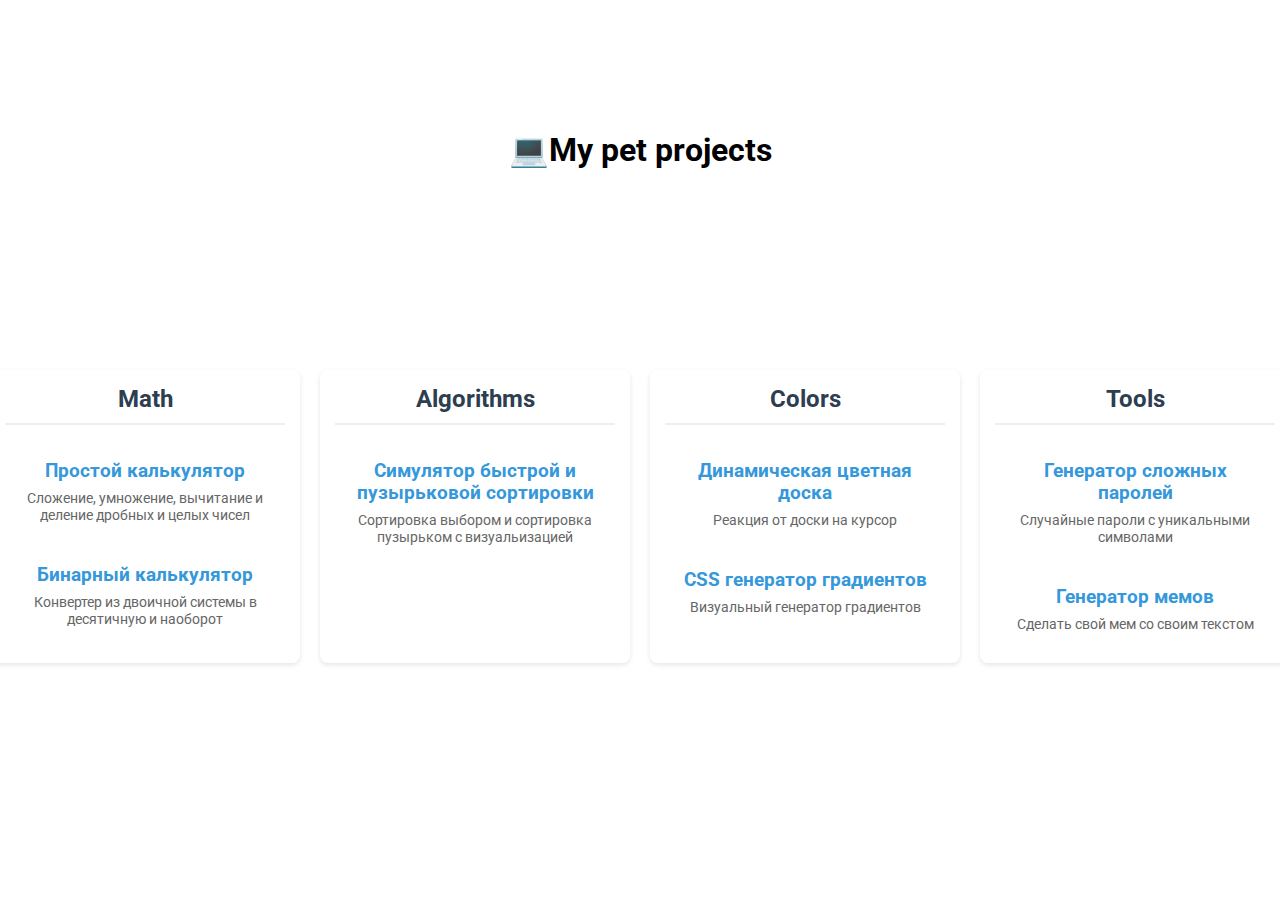
<file: index.html>
<!DOCTYPE html>
<html lang="ru">

<head>
	<meta charset="UTF-8">
	<meta name="viewport" content="width=device-width, initial-scale=1.0">
	<link rel="stylesheet" href="style.css">
	<title>Pet projects collection</title>
</head>

<body>

	<div class="header">
		<h1>💻My pet projects</h1>
	</div>

	<div class="projects" id="projects">

	</div>

	<script src="script.js"></script>
</body>

</html>
</file>
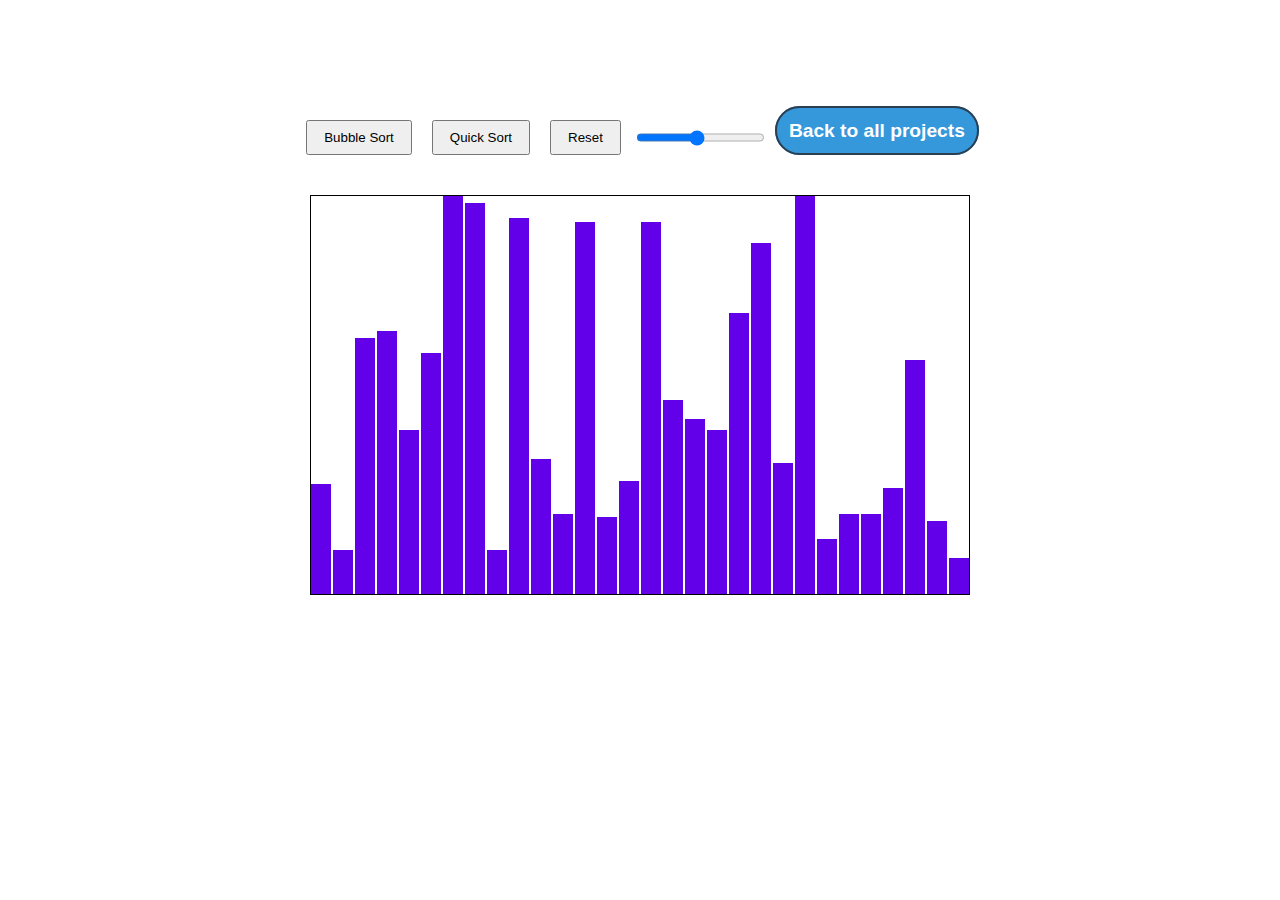
<file: algorithms/sorting_visualizer/index.html>
<!DOCTYPE html>
<html lang="ru">

<head>
	<meta charset="UTF-8">
	<meta name="viewport" content="width=device-width, initial-scale=1.0">
	<link rel="stylesheet" href="style.css">
	<title>Визуализатор сортировок</title>
</head>

<body>

	<div class="controls">
		<button onclick="startBubbleSort()">Bubble Sort</button>
		<button onclick="startQuickSort()">Quick Sort</button>
		<button onclick="reset()">Reset</button>
		<input type="range" id="speed" min="5" max="100" value="50">
		<div class="back">
			<a class="back-btn" href="../../index.html">Back to all projects</a>
		</div>
	</div>
	<div id="array-container" class="container"></div>

	<script src="app.js"></script>
</body>

</html>
</file>
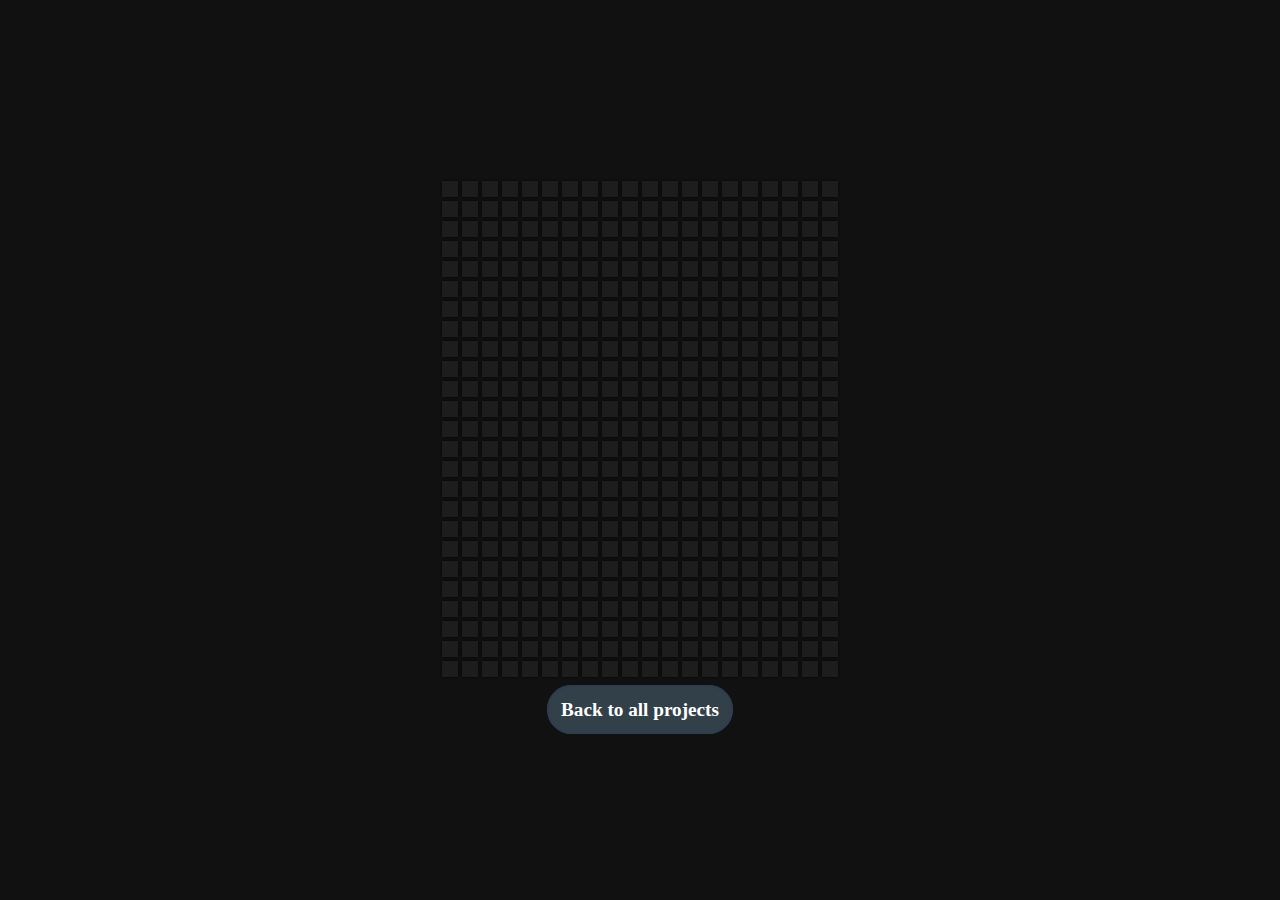
<file: color/color_board/index.html>
<!DOCTYPE html>
<html lang="ru">

<head>
	<meta charset="UTF-8" />
	<meta name="viewport" content="width=device-width, initial-scale=1.0" />
	<link rel="stylesheet" href="style.css" />
	<title>Динамическая цветная доска</title>
</head>

<body>
	
	<div class="container" id="board"></div>
	<div class="back">
			<a class="back-btn" href="../../index.html">Back to all projects</a>
	</div>

	<script src="app.js"></script>
</body>

</html>
</file>
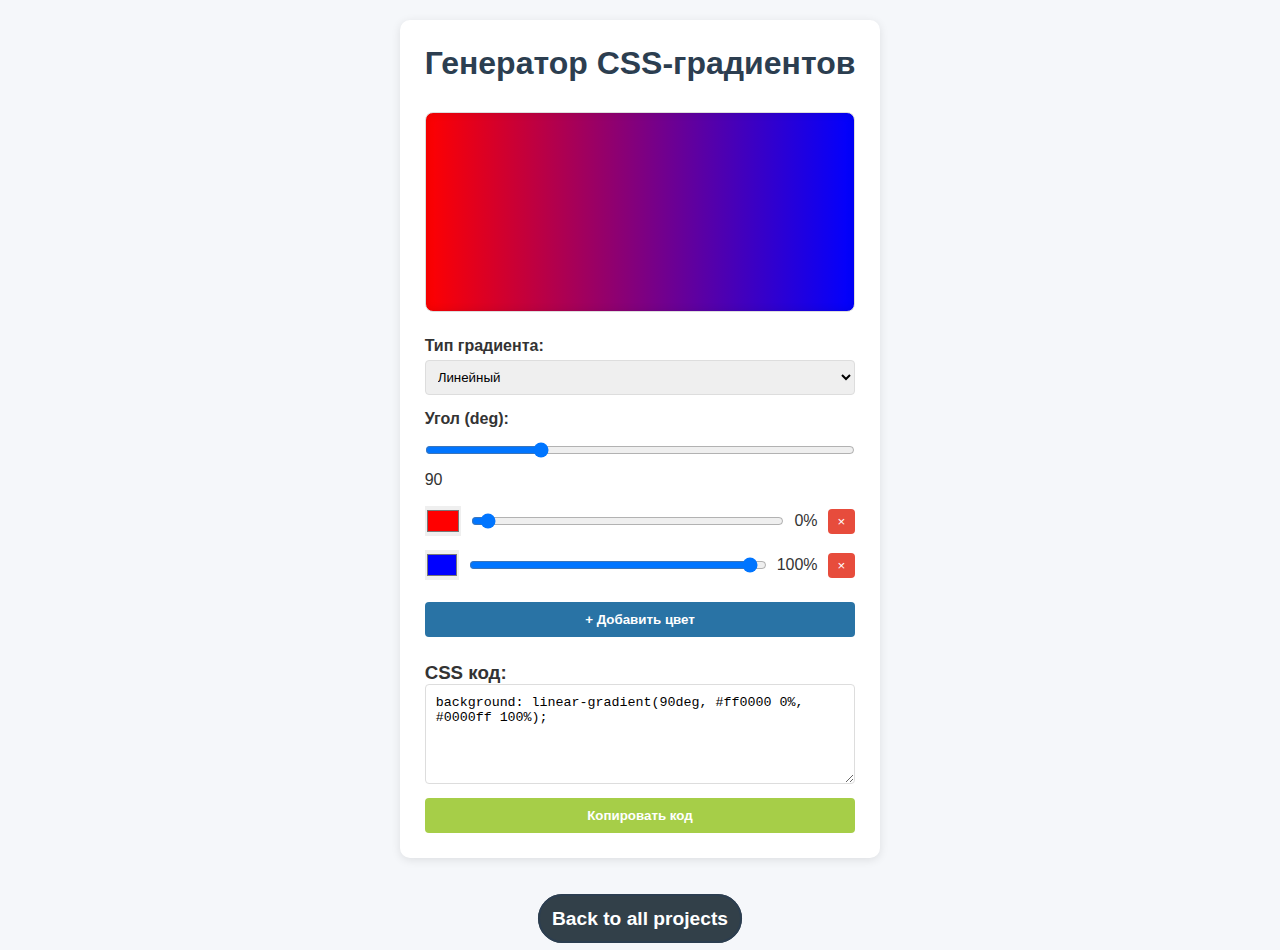
<file: color/css_gradient_generator/index.html>
<!DOCTYPE html>
<html lang="ru">
<head>
    <meta charset="UTF-8">
    <meta name="viewport" content="width=device-width, initial-scale=1.0">
    <title>Генератор CSS-градиентов</title>
    <link rel="stylesheet" href="style.css">
</head>
<body>
    <div class="container">
        <h1>Генератор CSS-градиентов</h1>
        
        <div class="gradient-preview" id="gradientPreview"></div>
        
        <div class="controls">
            <div class="control-group">
                <label for="gradientType">Тип градиента:</label>
                <select id="gradientType">
                    <option value="linear">Линейный</option>
                    <option value="radial">Радиальный</option>
                </select>
            </div>
            
            <div class="control-group">
                <label for="angle">Угол (deg):</label>
                <input type="range" id="angle" min="0" max="360" value="90">
                <span id="angleValue">90</span>
            </div>
            
            <div class="color-stops" id="colorStops">
            </div>
            
            <button id="addColor">+ Добавить цвет</button>
        </div>
        
        <div class="output">
            <h3>CSS код:</h3>
            <textarea id="cssCode" readonly></textarea>
            <button id="copyCode">Копировать код</button>
        </div>
    </div>

    <div class="back">
			<a class="back-btn" href="../../index.html">Back to all projects</a>
	</div>

    <script src="app.js"></script>
</body>
</html>
</file>
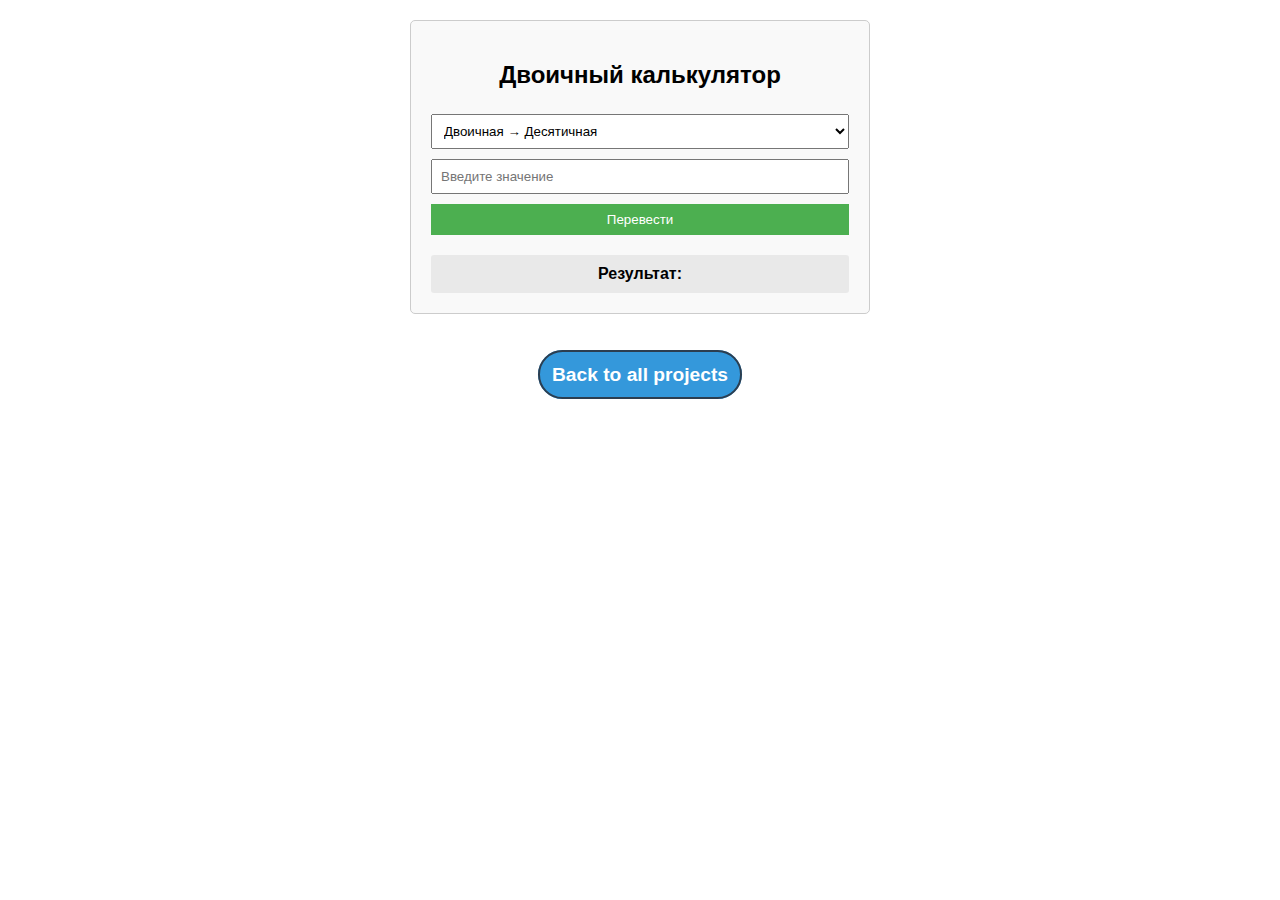
<file: math/binary_decimal_converter/index.html>
<!DOCTYPE html>
<html lang="ru">

<head>
	<meta charset="UTF-8">
	<meta name="viewport" content="width=device-width, initial-scale=1.0">
	<link rel="stylesheet" href="style.css">
	<title>Калькулятор двоичной системы счисления</title>
</head>

<body>

	<div class="calculator">
		<h2>Двоичный калькулятор</h2>

		<select id="conversionType">
			<option value="binToDec">Двоичная → Десятичная</option>
			<option value="decToBin">Десятичная → Двоичная</option>
		</select>

		<input type="text" id="inputValue" placeholder="Введите значение">

		<button onclick="calculate()">Перевести</button>

		<div class="result">
			<strong>Результат:</strong>
			<div id="result"></div>
		</div>
	</div>

	<div class="back">
		<a class="back-btn" href="../../index.html">Back to all projects</a>
	</div>

	<script src="app.js"></script>
</body>

</html>
</file>
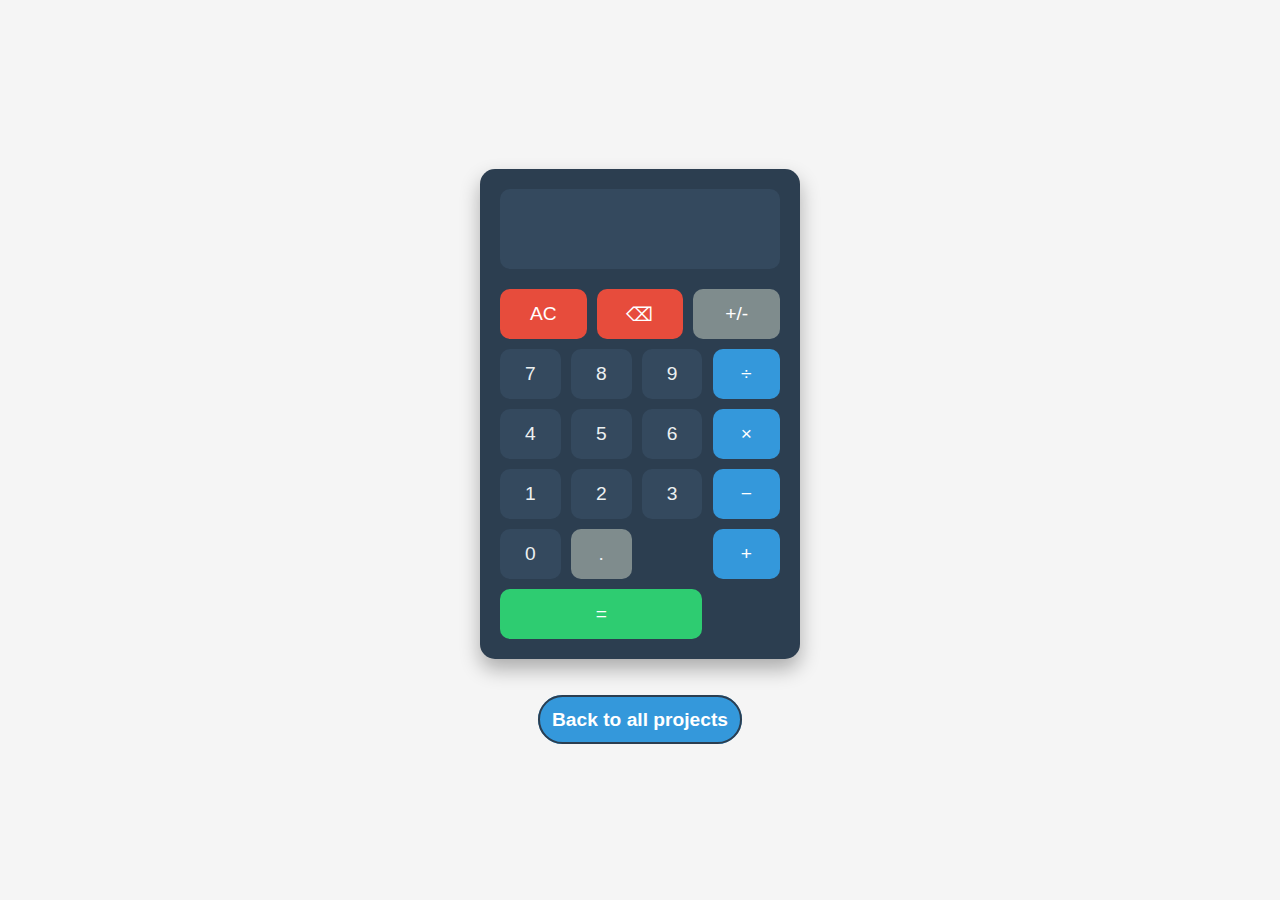
<file: math/default_calculator/index.html>
<!DOCTYPE html>
<html lang="ru">
<head>
    <meta charset="UTF-8">
    <meta name="viewport" content="width=device-width, initial-scale=1.0">
    <link rel="stylesheet" href="style.css">
    <title>Default calculator</title>
</head>
<body>
    
    <div class="calculator">
        <div id="display" class="display"></div>
        <div class="buttons">
            
            <div class="controls">
                <button id="clearAll" class="control-btn">AC</button>
                <button id="deleteLast" class="control-btn">⌫</button>
                <button id="signChanger" class="control-btn">+/-</button>
            </div>
            
            <div class="numbers">
                <button role="number" class="number-btn">7</button>
                <button role="number" class="number-btn">8</button>
                <button role="number" class="number-btn">9</button>
                <button role="number" class="number-btn">4</button>
                <button role="number" class="number-btn">5</button>
                <button role="number" class="number-btn">6</button>
                <button role="number" class="number-btn">1</button>
                <button role="number" class="number-btn">2</button>
                <button role="number" class="number-btn">3</button>
                <button role="number" class="number-btn">0</button>
                <button id="comma" class="number-btn">.</button>
                <button id="calculate" class="equals-btn">=</button>
            </div>
            
            <div class="operators">
                <button id="division" class="operator-btn">÷</button>
                <button id="multiplication" class="operator-btn">×</button>
                <button id="subtraction" class="operator-btn">−</button>
                <button id="addition" class="operator-btn">+</button>
            </div>
        
        </div>
    </div>

    <div class="back">
        <a class="back-btn" href="../../index.html">Back to all projects</a>
    </div>

    <script src="app.js"></script>
</body>
</html>
</file>
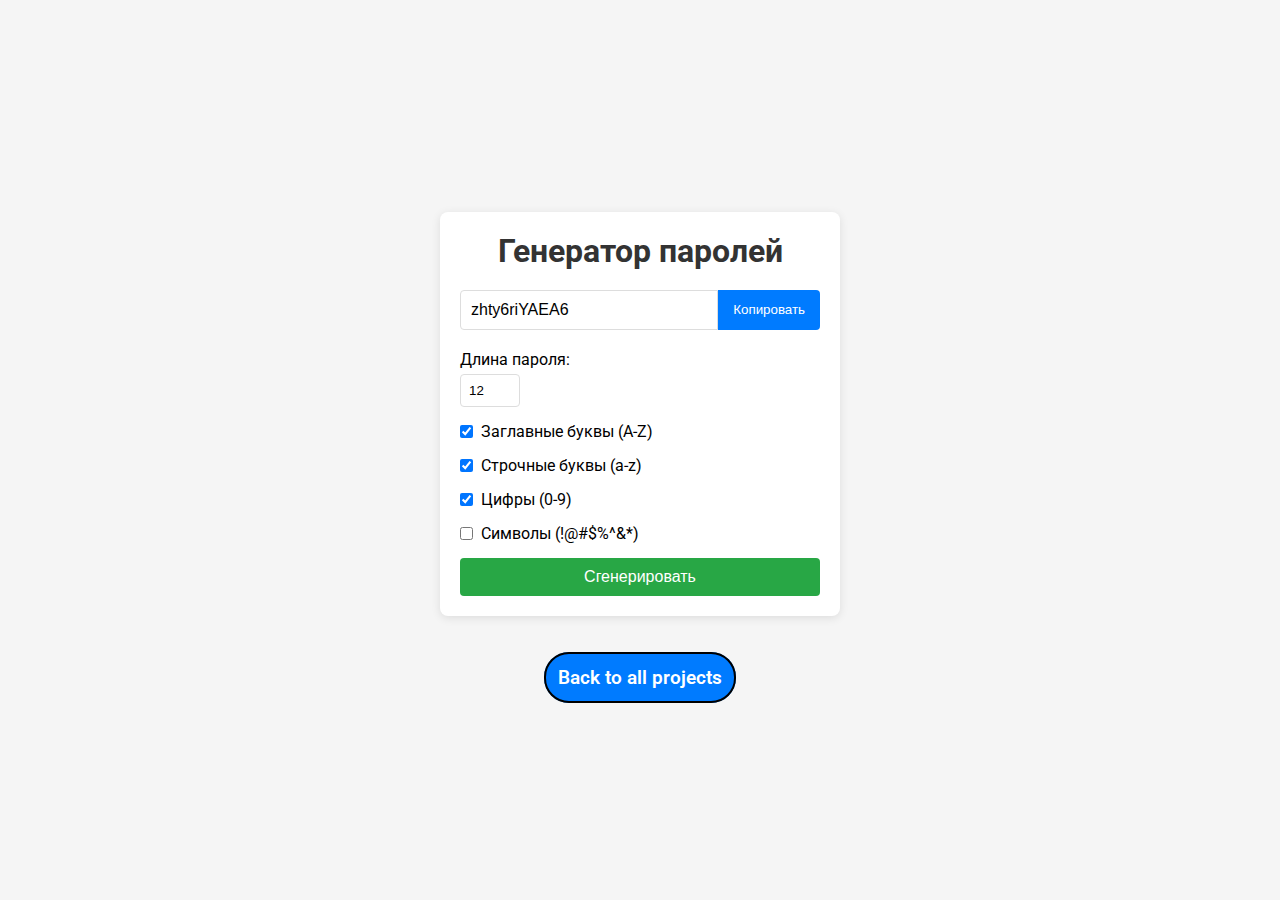
<file: tools/password_generator/index.html>
<!DOCTYPE html>
<html lang="ru">
<head>
    <meta charset="UTF-8">
    <meta name="viewport" content="width=device-width, initial-scale=1.0">
    <title>Генератор паролей</title>
    <link rel="stylesheet" href="style.css">
</head>
<body>
    <div class="container">
        <h1>Генератор паролей</h1>
        
        <div class="password-display">
            <input type="text" id="password" readonly>
            <button id="copy-btn">Копировать</button>
        </div>
        
        <div class="controls">
            <div class="control-group">
                <label for="length">Длина пароля:</label>
                <input type="number" id="length" min="4" max="64" value="12">
            </div>
            <div class="control-group">
                <label><input type="checkbox" id="uppercase" checked> Заглавные буквы (A-Z)</label>
            </div>
            <div class="control-group">
                <label><input type="checkbox" id="lowercase" checked> Строчные буквы (a-z)</label>
            </div>
            <div class="control-group">
                <label><input type="checkbox" id="numbers" checked> Цифры (0-9)</label>
            </div>
            <div class="control-group">
                <label><input type="checkbox" id="symbols"> Символы (!@#$%^&*)</label>
            </div>
            <button id="generate">Сгенерировать</button>
        </div>
    </div>

    <div class="back">
		<a class="back-btn" href="../../index.html">Back to all projects</a>
	</div>
    
    <script src="app.js"></script>
</body>
</html>
</file>
<file: style.css>
@import url('https://fonts.googleapis.com/css2?family=Roboto:wght@400;500;700&display=swap');

* {
    box-sizing: border-box;
}

body {
    font-family: 'Roboto', sans-serif;
    margin: 0;
    padding: 0;
    display: flex;
    flex-direction: column;
    align-items: center;
    justify-content: center;
}

.header {
    height: 300px;

    display: flex;
    align-items: center;
    justify-content: center;
}

.projects {
    display: flex;
    flex-wrap: wrap;
    gap: 20px;
    padding: 70px;
    width: 1440px;
}

.theme-card {
    flex: 1 1 300px;
    background: #fff;
    border-radius: 8px;
    padding: 15px;
    box-shadow: 0 2px 5px rgba(0, 0, 0, 0.1);
    overflow: hidden;
    text-align: center;
}

.theme-card h2 {
    margin-top: 0;
    color: #2c3e50;
    border-bottom: 2px solid #eee;
    padding-bottom: 10px;
}

.projects-list {
    display: flex;
    flex-direction: column;
    gap: 10px;
}

.project-link {
    display: block;
    background: white;
    padding: 15px;
    border-radius: 8px;
    text-decoration: none;
    color: #333;
    transition: transform 0.2s, box-shadow 0.2s;
}

.project-link:hover {
    transform: translateY(-3px);
    box-shadow: 0 4px 8px rgba(0, 0, 0, 0.1);
}

.project-link h3 {
    margin: 0 0 8px 0;
    color: #3498db;
}

.project-link p {
    margin: 0;
    color: #666;
    font-size: 0.9em;
}
</file>
<file: algorithms/sorting_visualizer/style.css>
* {
	box-sizing: border-box;
	margin: 0;
	padding: 0;
	font-family: 'Segoe UI', Tahoma, Geneva, Verdana, sans-serif;
}

body {
	display: flex;
	justify-content: center;
	align-items: center;
	flex-direction: column;
	padding-top: 100px;
}

.container {
	display: flex;
	align-items: flex-end;
	height: 400px;
	gap: 2px;
	margin: 20px 0;
	border: 1px solid #000;
}

.bar {
	background: #6200ea;
	width: 20px;
	transition: height 0.3s ease;
}

.controls {
	margin: 20px 0;
	display: flex;
	gap: 10px;
}

button {
	padding: 8px 16px;
	margin: 0 5px;
	cursor: pointer;
}

.back-btn {
    font-weight: 600;
    font-size: 1.2rem;
    text-decoration: none;
    border: 2px solid #2c3e50;
    border-radius: 25px;
    padding: 12px;
    background-color: #3498db;
    color: white;
}

.back-btn:hover {
    color: #000;
}
</file>
<file: color/color_board/style.css>
* {
    box-sizing: border-box;
}

body {
    background-color: #111;
    display: flex;
    align-items: center;
    justify-content: center;
    height: 100vh;
    overflow: hidden;
    margin: 0;
    flex-direction: column;
    gap: 20px;
}

.container {
    display: flex;
    justify-content: center;
    align-items: center;
    max-width: 400px;
    flex-wrap: wrap;
}

.square {
    width: 16px;
    height: 16px;
    background: #1d1d1d;
    margin: 2px;
    box-shadow: 0 0 2px #000;
    transition: 2s ease;
}

.square:hover {
    transition-duration: 0s;
}

.back-btn {
    font-weight: 600;
    font-size: 1.2rem;
    text-decoration: none;
    border: 2px solid #2c3e50;
    border-radius: 25px;
    padding: 12px;
    background-color: #324049;
    color: white;
}

.back-btn:hover {
    color: #000;
}
</file>
<file: color/css_gradient_generator/style.css>
* {
    box-sizing: border-box;
    margin: 0;
    padding: 0;
}

body {
    font-family: 'Segoe UI', Tahoma, Geneva, Verdana, sans-serif;
    background-color: #f5f7fa;
    margin: 0;
    padding: 20px;
    color: #333;
    display: flex;
    justify-content: center;
    align-items: center;
    flex-direction: column;
    gap: 50px;
}

.container {
    max-width: 800px;
    margin: 0 auto;
    background: white;
    padding: 25px;
    border-radius: 10px;
    box-shadow: 0 2px 10px rgba(0, 0, 0, 0.1);
}

h1 {
    text-align: center;
    color: #2c3e50;
    margin-bottom: 30px;
}

.gradient-preview {
    height: 200px;
    width: 100%;
    border-radius: 8px;
    margin-bottom: 25px;
    border: 1px solid #ddd;
    box-shadow: inset 0 0 10px rgba(0, 0, 0, 0.1);
}

.controls {
    margin-bottom: 25px;
}

.control-group {
    margin-bottom: 15px;
}

label {
    display: block;
    margin-bottom: 5px;
    font-weight: 600;
}

select, input[type="range"] {
    width: 100%;
    padding: 8px;
    border-radius: 4px;
    border: 1px solid #ddd;
}

.color-stop {
    display: flex;
    align-items: center;
    margin-bottom: 10px;
    gap: 10px;
}

.color-stop input[type="color"] {
    width: 50px;
    height: 30px;
    border: none;
    cursor: pointer;
}

.color-stop input[type="range"] {
    flex-grow: 1;
}

.remove-color {
    background: #e74c3c;
    color: white;
    border: none;
    border-radius: 4px;
    padding: 5px 10px;
    cursor: pointer;
}

#addColor {
    background: #2973a5;
    color: white;
    border: none;
    padding: 10px 15px;
    border-radius: 4px;
    cursor: pointer;
    font-weight: bold;
    width: 100%;
    margin-top: 10px;
}

.output {
    margin-top: 20px;
}

#cssCode {
    width: 100%;
    height: 100px;
    padding: 10px;
    border-radius: 4px;
    border: 1px solid #ddd;
    font-family: monospace;
    margin-bottom: 10px;
    resize: vertical;
}

#copyCode {
    background: #a6ce48;
    color: white;
    border: none;
    padding: 10px 15px;
    border-radius: 4px;
    cursor: pointer;
    font-weight: bold;
    width: 100%;
}

.back-btn {
    font-weight: 600;
    font-size: 1.2rem;
    text-decoration: none;
    border: 2px solid #2c3e50;
    border-radius: 25px;
    padding: 12px;
    background-color: #324049;
    color: white;
}

.back-btn:hover {
    color: #000;
}
</file>
<file: math/binary_decimal_converter/style.css>
* {
    box-sizing: border-box;
}

body {
    font-family: Arial, sans-serif;
    max-width: 500px;
    margin: 0 auto;
    padding: 20px;
    display: flex;
    flex-direction: column;
    align-items: center;
    gap: 50px;
}

.calculator {
    border: 1px solid #ccc;
    padding: 20px;
    border-radius: 5px;
    background-color: #f9f9f9;
    text-align: center;
}

input,
select,
button {
    padding: 8px;
    margin: 5px 0;
    width: 100%;
    box-sizing: border-box;
}

button {
    background-color: #4CAF50;
    color: white;
    border: none;
    cursor: pointer;
}

button:hover {
    background-color: #45a049;
}

.result {
    margin-top: 15px;
    padding: 10px;
    background-color: #e9e9e9;
    border-radius: 3px;
}

.back-btn {
    font-weight: 600;
    font-size: 1.2rem;
    text-decoration: none;
    border: 2px solid #2c3e50;
    border-radius: 25px;
    padding: 12px;
    background-color: #3498db;
    color: white;
}

.back-btn:hover {
    color: #000;
}
</file>
<file: math/default_calculator/style.css>
* {
    margin: 0;
    padding: 0;
    box-sizing: border-box;
    font-family: 'Segoe UI', Tahoma, Geneva, Verdana, sans-serif;
}

body {
    display: flex;
    justify-content: center;
    align-items: center;
    min-height: 100vh;
    background-color: #f5f5f5;
    flex-direction: column;
    gap: 50px;
}

.calculator {
    width: 320px;
    background-color: #2c3e50;
    border-radius: 15px;
    padding: 20px;
    box-shadow: 0 10px 20px rgba(0, 0, 0, 0.3);
}

.display {
    width: 100%;
    height: 80px;
    background-color: #34495e;
    border-radius: 10px;
    margin-bottom: 20px;
    padding: 15px;
    text-align: right;
    font-size: 2rem;
    color: #ecf0f1;
    overflow: hidden;
    white-space: nowrap;
    text-overflow: ellipsis;
}

.buttons {
    display: grid;
    grid-template-columns: 3fr 1fr;
    gap: 10px;
}

.controls {
    grid-column: 1 / 3;
    display: grid;
    grid-template-columns: repeat(3, 1fr);
    gap: 10px;
}

.control-btn {
    background-color: #e74c3c;
    color: white;
}

.numbers {
    display: grid;
    grid-template-columns: repeat(3, 1fr);
    gap: 10px;
}

.number-btn {
    background-color: #34495e;
    color: #ecf0f1;
}

.operators {
    display: flex;
    flex-direction: column;
    gap: 10px;
}

.operator-btn {
    background-color: #3498db;
    color: white;
}

.equals-btn {
    background-color: #2ecc71;
    color: white;
}

button {
    border: none;
    border-radius: 10px;
    height: 50px;
    font-size: 1.2rem;
    cursor: pointer;
    transition: all 0.2s;
}

button:hover {
    opacity: 0.8;
    transform: translateY(-2px);
}

button:active {
    transform: translateY(0);
}

#comma, #signChanger {
    background-color: #7f8c8d;
}

#calculate {
    grid-column: span 3;
}

.back-btn {
    font-weight: 600;
    font-size: 1.2rem;
    text-decoration: none;
    border: 2px solid #2c3e50;
    border-radius: 25px;
    padding: 12px;
    background-color: #3498db;
    color: white;
}

.back-btn:hover {
    color: #000;
}
</file>
<file: tools/password_generator/style.css>
@import url('https://fonts.googleapis.com/css2?family=Roboto:wght@400;500;700&display=swap');

* {
    box-sizing: border-box;
    margin: 0;
    padding: 0;
}

body {
    font-family: 'Roboto', sans-serif;
    background-color: #f5f5f5;
    margin: 0;
    padding: 20px;
    display: flex;
    justify-content: center;
    align-items: center;
    min-height: 100vh;
    flex-direction: column;
    gap: 50px;
}

.container {
    background-color: white;
    border-radius: 8px;
    box-shadow: 0 2px 10px rgba(0, 0, 0, 0.1);
    padding: 20px;
    width: 100%;
    max-width: 400px;
}

h1 {
    text-align: center;
    color: #333;
    margin-bottom: 20px;
}

.password-display {
    display: flex;
    margin-bottom: 20px;
}

#password {
    flex: 1;
    padding: 10px;
    border: 1px solid #ddd;
    border-radius: 4px 0 0 4px;
    font-size: 16px;
}

#copy-btn {
    padding: 10px 15px;
    background-color: #007bff;
    color: white;
    border: none;
    border-radius: 0 4px 4px 0;
    cursor: pointer;
}

#copy-btn:hover {
    background-color: #0056b3;
}

.controls {
    display: flex;
    flex-direction: column;
    gap: 15px;
}

.control-group {
    display: flex;
    flex-direction: column;
    gap: 5px;
}

.control-group label {
    display: flex;
    align-items: center;
    gap: 8px;
    cursor: pointer;
}

#length {
    padding: 8px;
    border: 1px solid #ddd;
    border-radius: 4px;
    width: 60px;
}

#generate {
    padding: 10px;
    background-color: #28a745;
    color: white;
    border: none;
    border-radius: 4px;
    font-size: 16px;
    cursor: pointer;
}

#generate:hover {
    background-color: #218838;
}

.back-btn {
    font-weight: 600;
    font-size: 1.2rem;
    text-decoration: none;
    border: 2px solid #000;
    border-radius: 25px;
    padding: 12px;
    background-color: #007bff;
    color: white;
}

.back-btn:hover {
    color: #000;
}
</file>
